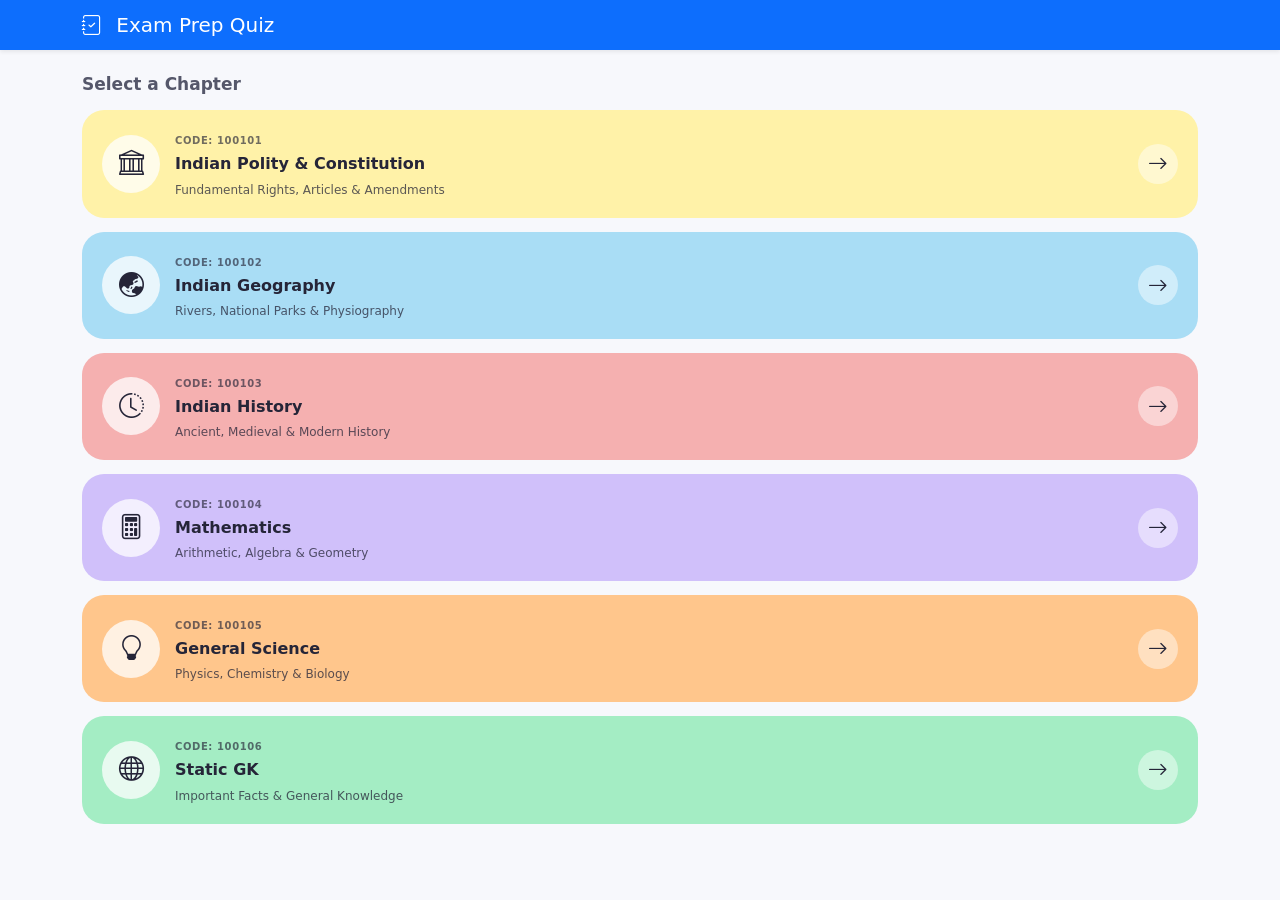
<file: index.html>
<!DOCTYPE html>
<html lang="en">
<head>
  <meta charset="UTF-8">
  <meta name="viewport" content="width=device-width, initial-scale=1.0">

  <title>Exam Prep Quiz</title>

  <link href="https://cdn.jsdelivr.net/npm/bootstrap@5.3.3/dist/css/bootstrap.min.css" rel="stylesheet">
  <link href="https://cdn.jsdelivr.net/npm/bootstrap-icons@1.11.3/font/bootstrap-icons.min.css" rel="stylesheet">

  <link rel="stylesheet" href="css/home.css">
  
</head>

<body>

  <nav class="navbar navbar-dark bg-primary shadow-sm mb-4">
    <div class="container">
      <span class="navbar-brand mb-0 h1">
        <i class="bi bi-journal-check me-2"></i>
        Exam Prep Quiz
      </span>
    </div>
  </nav>

  <main class="container pb-5">

    <h5 class="section-title mb-3">Select a Chapter</h5>

    <!-- Dynamic Quiz Cards -->
    <div class="chapter-list" id="chapterList"></div>

  </main>

  <script>

    // =================================
    // QUIZ CHAPTER DATA
    // =================================

    const quizChapters = [

      {
        id: 100101,
        title: "Indian Polity & Constitution",
        description: "Fundamental Rights, Articles & Amendments",
        icon: "bi-bank",
        color: "color-yellow"
      },

      {
        id: 100102,
        title: "Indian Geography",
        description: "Rivers, National Parks & Physiography",
        icon: "bi-globe-asia-australia",
        color: "color-blue"
      },

      {
        id: 100103,
        title: "Indian History",
        description: "Ancient, Medieval & Modern History",
        icon: "bi-clock-history",
        color: "color-pink"
      },

      {
        id: 100104,
        title: "Mathematics",
        description: "Arithmetic, Algebra & Geometry",
        icon: "bi-calculator",
        color: "color-purple"
      },

      {
        id: 100105,
        title: "General Science",
        description: "Physics, Chemistry & Biology",
        icon: "bi-lightbulb",
        color: "color-orange"
      },

      {
        id: 100106,
        title: "Static GK",
        description: "Important Facts & General Knowledge",
        icon: "bi-globe",
        color: "color-green"
      }

    ];


    // =================================
    // RENDER QUIZ CARDS
    // =================================

    const chapterList = document.getElementById("chapterList");

    function renderChapters() {

      chapterList.innerHTML = quizChapters.map(chapter => `

        <a href="quiz.html?id=${chapter.id}"
           class="chapter-card ${chapter.color}">

          <div class="chapter-left">

            <div class="chapter-icon">
              <i class="bi ${chapter.icon}"></i>
            </div>

            <div class="chapter-info">

              <span class="chapter-code">
                CODE: ${chapter.id}
              </span>

              <h6>${chapter.title}</h6>

              <small>${chapter.description}</small>

            </div>

          </div>

          <div class="chapter-arrow">
            <i class="bi bi-arrow-right"></i>
          </div>

        </a>

      `).join("");

    }

    // Initialize
    renderChapters();

  </script>

</body>
</html>
</file>
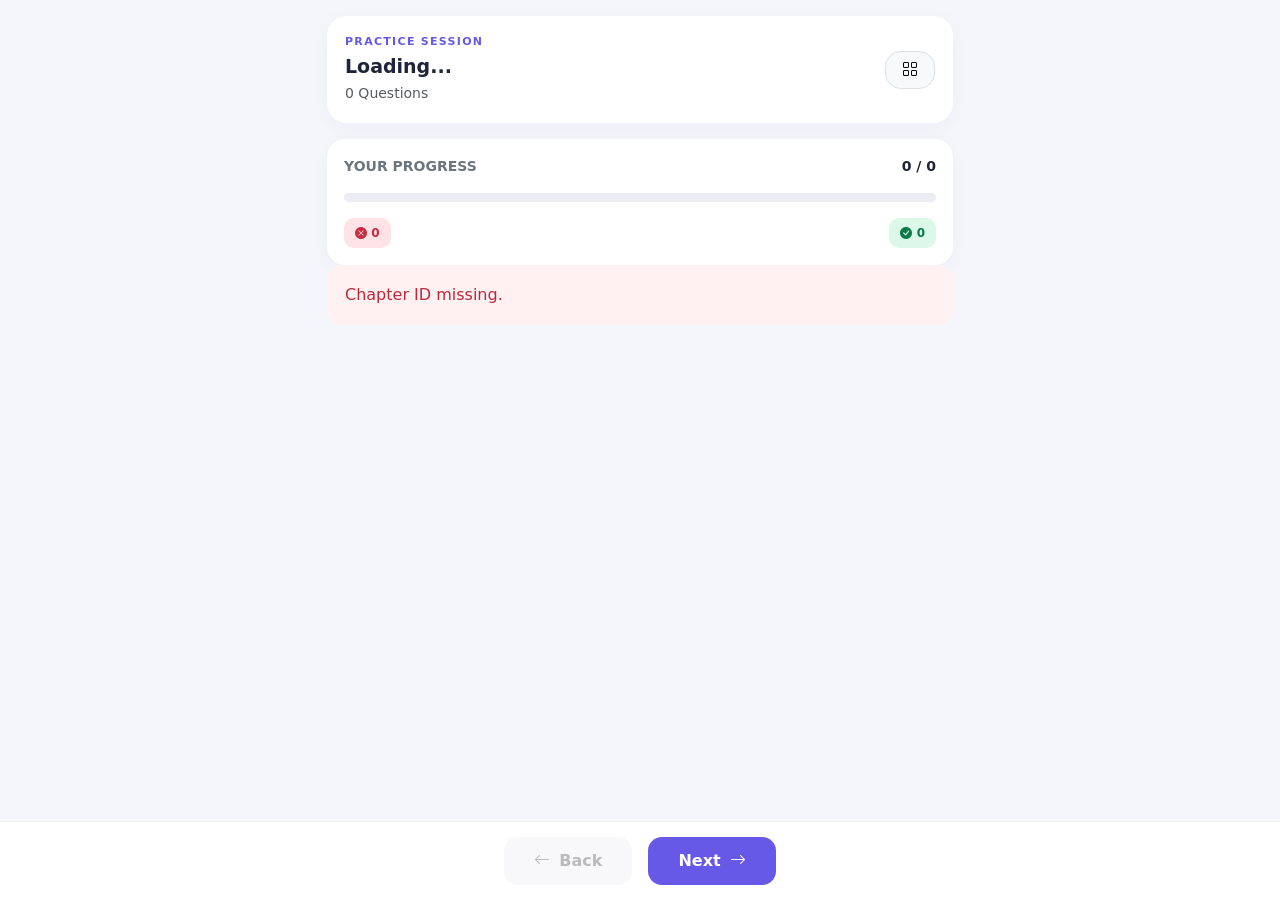
<file: quiz.html>
<!DOCTYPE html>
<html lang="en">
<head>
<meta charset="UTF-8">
<meta name="viewport" content="width=device-width, initial-scale=1.0">
<title>Modern Quiz</title>

<link href="https://cdn.jsdelivr.net/npm/bootstrap@5.3.3/dist/css/bootstrap.min.css" rel="stylesheet">
<link href="https://cdn.jsdelivr.net/npm/bootstrap-icons@1.11.3/font/bootstrap-icons.min.css" rel="stylesheet">

<style>
:root {
  --primary: #6759e8;
  --green: #16a36a;
  --red: #e74757;
  --bg: #f5f6fc;
}

* { box-sizing: border-box; }

body {
  background: var(--bg);
  font-family: system-ui, sans-serif;
  color: #20243a;
  padding-bottom: 110px;
}

.container { max-width: 650px !important; }

/* Header */
.header {
  background: white;
  padding: 18px;
  border-radius: 20px;
  box-shadow: 0 4px 20px rgba(30,35,80,.04);
}

.chapter-label {
  color: var(--primary);
  font-size: 11px;
  font-weight: 800;
  letter-spacing: 1.3px;
  text-transform: uppercase;
}

#quiz-title { font-size: 19px; }

/* Progress */
.progress-card {
  background: white;
  border-radius: 18px;
  padding: 17px;
  box-shadow: 0 4px 20px rgba(30,35,80,.04);
}

.progress-track {
  height: 9px;
  background: #ececf5;
  border-radius: 20px;
  overflow: hidden;
}

.progress-fill {
  height: 100%;
  width: 0%;
  background: linear-gradient(90deg,#7465f4,#a18aff);
  border-radius: 20px;
  transition: width .35s ease;
}

.stat {
  font-size: 12px;
  font-weight: 800;
  padding: 6px 11px;
  border-radius: 10px;
}

.stat-right { background:#dcf8e9; color:#087a49; }
.stat-wrong { background:#ffe2e5; color:#c52d40; }

/* Question */
.question-card {
  background: white;
  padding: 22px;
  border-radius: 22px;
  box-shadow: 0 5px 25px rgba(30,35,80,.05);
  margin-top: 18px;
}

.question-number {
  background: #eeebff;
  color: var(--primary);
  font-size: 12px;
  font-weight: 800;
  padding: 7px 12px;
  border-radius: 9px;
}

.question-text {
  font-size: 18px;
  line-height: 1.65;
  font-weight: 750;
  margin: 20px 0;
}

/* Options */
.opt-card {
  border: 1.5px solid #e9eaf2;
  border-radius: 15px;
  padding: 15px;
  margin-bottom: 12px;
  cursor: pointer;
  background: white;
  transition: all .2s ease;
}

.opt-card:not(.answered):hover {
  border-color: #968af5;
  background: #faf9ff;
  transform: translateY(-2px);
}

.opt-content {
  display: flex;
  align-items: center;
  gap: 12px;
}

.opt-letter {
  min-width: 33px;
  height: 33px;
  border-radius: 10px;
  background: #f0f0f7;
  display: grid;
  place-items: center;
  font-size: 13px;
  font-weight: 800;
  color: #65677b;
}

.opt-text {
  font-size: 14px;
  font-weight: 600;
  flex: 1;
}

.opt-icon {
  font-size: 18px;
  display: none;
}

/* Correct */
.opt-card.correct {
  border: 2px solid var(--green);
  background: #e9f9f0;
  color: #087a49;
}

.opt-card.correct .opt-letter {
  background: var(--green);
  color: white;
}

.opt-card.correct .opt-icon {
  display: block;
  color: var(--green);
}

/* Wrong */
.opt-card.wrong {
  border: 2px solid var(--red);
  background: #fff0f1;
  color: #bd293b;
}

.opt-card.wrong .opt-letter {
  background: var(--red);
  color: white;
}

.opt-card.wrong .opt-icon {
  display: block;
  color: var(--red);
}

/* Explanation */
.exp-btn {
  border: none;
  background: #f1f0ff;
  color: var(--primary);
  width: 30px;
  height: 30px;
  border-radius: 9px;
  flex-shrink: 0;
}

.opt-exp {
  background: rgba(103,89,232,.06);
  border-radius: 11px;
  padding: 12px;
  margin-top: 13px;
  font-size: 13px;
  line-height: 1.7;
  color: #55566c;
}

.exam-badge {
  font-size: 10px;
  padding: 5px 9px;
  border-radius: 7px;
  background: #f0efff;
  color: #6759e8;
  font-weight: 700;
  margin: 2px;
}

/* Bottom navigation */
.bottom-nav {
  background: rgba(255,255,255,.94);
  backdrop-filter: blur(12px);
  border-top: 1px solid #eeeef5;
  padding: 15px 0;
}

.nav-pill {
  border: none;
  border-radius: 14px;
  padding: 12px 30px;
  font-weight: 750;
  min-width: 125px;
  transition: .2s;
}

#btn-prev { background:#eeeef6; color:#555; }
#btn-next { background:var(--primary); color:white; }

.nav-pill:disabled {
  opacity: .4;
  cursor: not-allowed;
}

.nav-pill:not(:disabled):active {
  transform: scale(.96);
}

.error-box {
  background: #fff0f1;
  color: #bd293b;
  border-radius: 15px;
  padding: 18px;
}
</style>
</head>

<body>

<div class="container py-3">

  <!-- Header -->
  <div class="header mb-3 d-flex justify-content-between align-items-center">
    <div>
      <div class="chapter-label mb-1">Practice Session</div>
      <h5 id="quiz-title" class="fw-bold mb-1">Loading...</h5>
      <small id="quiz-subtitle" class="text-muted">0 Questions</small>
    </div>

    <a href="index.html"
       class="btn btn-light border rounded-4 px-3">
      <i class="bi bi-grid"></i>
    </a>
  </div>

  <!-- Progress -->
  <div class="progress-card">
    <div class="d-flex justify-content-between mb-3">
      <span class="small fw-bold text-secondary">YOUR PROGRESS</span>
      <span id="q-counter" class="small fw-bold">0 / 0</span>
    </div>

    <div class="progress-track mb-3">
      <div id="prog-fill" class="progress-fill"></div>
    </div>

    <div class="d-flex justify-content-between align-items-center">
      <span class="stat stat-wrong">
        <i class="bi bi-x-circle-fill"></i>
        <span id="wrong-count">0</span>
      </span>

      <span class="stat stat-right">
        <i class="bi bi-check-circle-fill"></i>
        <span id="right-count">0</span>
      </span>
    </div>
  </div>

  <!-- Question Area -->
  <div id="quiz-area"></div>

</div>

<!-- Bottom Navigation -->
<div class="fixed-bottom bottom-nav">
  <div class="d-flex justify-content-center gap-3">
    <button id="btn-prev" class="nav-pill" disabled>
      <i class="bi bi-arrow-left me-1"></i> Back
    </button>

    <button id="btn-next" class="nav-pill">
      Next <i class="bi bi-arrow-right ms-1"></i>
    </button>
  </div>
</div>

<script>
const id = new URLSearchParams(location.search).get("id");

let questions = [];
let idx = 0;
let userAnswers = {};

async function init() {
  if (!id) return showErr("Chapter ID missing.");

  try {
    const res = await fetch(`data/${id}.json`);
    if (!res.ok) throw new Error();

    const data = await res.json();

    questions = data.questions || [];

    document.getElementById("quiz-title").textContent =
      data.chapterTitle || "Practice Quiz";

    document.getElementById("quiz-subtitle").textContent =
      `${questions.length} Questions`;

    render();

  } catch {
    showErr(`File data/${id}.json not found.`);
  }
}

function render() {
  if (!questions.length) {
    showErr("No questions available.");
    return;
  }

  const q = questions[idx];
  const chosen = userAnswers[idx];
  const answered = chosen !== undefined;

  // Progress
  const pct = ((idx + 1) / questions.length) * 100;

  document.getElementById("prog-fill").style.width = pct + "%";
  document.getElementById("q-counter").textContent =
    `${idx + 1} / ${questions.length}`;

  // Score
  let right = 0, wrong = 0;

  Object.entries(userAnswers).forEach(([key, ans]) => {
    if (ans === questions[Number(key)].correctIndex) right++;
    else wrong++;
  });

  document.getElementById("right-count").textContent = right;
  document.getElementById("wrong-count").textContent = wrong;

  // Exam badges
  const exams = (q.exams || []).map(e =>
    `<span class="exam-badge">${e}</span>`
  ).join("");

  // Options
  const optsHtml = q.options.map((opt, i) => {

    const letter = String.fromCharCode(65 + i);
    const correct = i === q.correctIndex;
    const selected = i === chosen;

    let cls = "";

    if (answered && correct) cls = "correct";
    else if (answered && selected) cls = "wrong";

    const icon = correct
      ? '<i class="bi bi-check-circle-fill opt-icon"></i>'
      : '<i class="bi bi-x-circle-fill opt-icon"></i>';

    return `
      <div class="opt-card ${cls}"
           onclick="selectOpt(${i})">

        <div class="opt-content">

          <span class="opt-letter">${letter}</span>

          <span class="opt-text">${opt.text}</span>

          ${answered && (correct || selected) ? icon : ""}

          <button type="button"
                  class="exp-btn"
                  onclick="toggleExp(event,${i})">
            <i id="ico-${i}"
               class="bi bi-chevron-down"></i>
          </button>

        </div>

        <div id="exp-${i}" class="opt-exp d-none">
          ${opt.explanation || "No explanation available."}
        </div>

      </div>
    `;
  }).join("");

  document.getElementById("quiz-area").innerHTML = `

    <div class="question-card">

      <div class="d-flex justify-content-between align-items-center flex-wrap gap-2">

        <span class="question-number">
          QUESTION ${idx + 1}
        </span>

        <div>${exams}</div>

      </div>

      <h5 class="question-text">${q.question}</h5>

      <div>${optsHtml}</div>

    </div>
  `;

  // Navigation
  document.getElementById("btn-prev").disabled = idx === 0;

  document.getElementById("btn-next").innerHTML =
    idx === questions.length - 1
    ? 'Finish <i class="bi bi-check2 ms-1"></i>'
    : 'Next <i class="bi bi-arrow-right ms-1"></i>';
}

function selectOpt(optIdx) {
  if (userAnswers[idx] !== undefined) return;

  userAnswers[idx] = optIdx;
  render();
}

function toggleExp(e, optIdx) {
  e.stopPropagation();

  const box = document.getElementById(`exp-${optIdx}`);
  const ico = document.getElementById(`ico-${optIdx}`);

  box.classList.toggle("d-none");

  ico.className = box.classList.contains("d-none")
    ? "bi bi-chevron-down"
    : "bi bi-chevron-up";
}

function showErr(msg) {
  document.getElementById("quiz-area").innerHTML =
    `<div class="error-box">${msg}</div>`;
}

document.getElementById("btn-prev").onclick = () => {
  if (idx > 0) {
    idx--;
    render();
  }
};

document.getElementById("btn-next").onclick = () => {
  if (idx < questions.length - 1) {
    idx++;
    render();
  } else {
    showResult();
  }
};

function showResult() {
  let right = 0, wrong = 0;

  Object.entries(userAnswers).forEach(([key, ans]) => {
    if (ans === questions[Number(key)].correctIndex) right++;
    else wrong++;
  });

  const unanswered = questions.length - right - wrong;
  const percentage = Math.round(right / questions.length * 100);

  document.getElementById("quiz-area").innerHTML = `
    <div class="question-card text-center py-5">

      <div style="font-size:55px;color:#6759e8">
        <i class="bi bi-trophy-fill"></i>
      </div>

      <h3 class="fw-bold mt-3">Quiz Completed!</h3>

      <h1 class="fw-bold my-3" style="color:#6759e8">
        ${percentage}%
      </h1>

      <div class="d-flex justify-content-center gap-2 flex-wrap mt-4">

        <span class="stat stat-right">${right} Correct</span>
        <span class="stat stat-wrong">${wrong} Wrong</span>

      </div>

      <p class="text-muted small mt-3">
        ${unanswered} Unattempted
      </p>

      <button onclick="restartQuiz()"
              class="btn btn-lg text-white rounded-4 px-4 mt-3"
              style="background:#6759e8">
        <i class="bi bi-arrow-repeat me-2"></i>
        Try Again
      </button>

    </div>
  `;

  document.getElementById("btn-prev").disabled = true;
  document.getElementById("btn-next").disabled = true;
}

function restartQuiz() {
  idx = 0;
  userAnswers = {};

  document.getElementById("btn-next").disabled = false;

  render();
}

init();
</script>

</body>
</html>
</file>
<file: css/home.css>
* {
    margin: 0;
    padding: 0;
    box-sizing: border-box;
}

body {
    background: #f7f8fc;
    font-family: system-ui, -apple-system, sans-serif;
    color: #252538;
}

.section-title {
    font-weight: 750;
    color: #55576a;
    font-size: 17px;
}

.chapter-list {
    display: flex;
    flex-direction: column;
    gap: 14px;
}

/* Chapter Card */

.chapter-card {
    width: 100%;
    min-height: 105px;
    padding: 17px 20px;
    border-radius: 22px;

    display: flex;
    align-items: center;
    justify-content: space-between;

    text-decoration: none;
    color: #252538;

    transition: all 0.25s ease;
    overflow: hidden;
}

/* Left Side */

.chapter-left {
    display: flex;
    align-items: center;
    gap: 15px;
    min-width: 0;
}

.chapter-icon {
    width: 58px;
    height: 58px;
    min-width: 58px;

    display: flex;
    align-items: center;
    justify-content: center;

    background: rgba(255, 255, 255, 0.75);
    border-radius: 50%;

    font-size: 25px;
}

.chapter-info {
    min-width: 0;
}

.chapter-code {
    font-size: 10px;
    font-weight: 750;
    letter-spacing: 0.6px;
    opacity: 0.65;
}

.chapter-info h6 {
    font-size: 16px;
    font-weight: 750;
    margin: 3px 0;
}

.chapter-info small {
    font-size: 12px;
    opacity: 0.75;
}

/* Right Arrow */

.chapter-arrow {
    width: 40px;
    height: 40px;
    min-width: 40px;

    display: flex;
    align-items: center;
    justify-content: center;

    border-radius: 50%;
    background: rgba(255, 255, 255, 0.45);

    font-size: 20px;
    margin-left: 10px;
    transition: transform 0.25s ease;
}

.chapter-card:hover .chapter-arrow {
    transform: translateX(4px);
}

/* Colour Themes */

.color-yellow {
    background: #fff2a8;
}

.color-blue {
    background: #a9ddf5;
}

.color-pink {
    background: #f5b0b0;
}

.color-purple {
    background: #d0c0fa;
}

.color-orange {
    background: #ffc68c;
}

.color-green {
    background: #a4edc4;
}

/* Mobile Responsive */

@media (max-width: 576px) {

    .chapter-card {
        min-height: 100px;
        padding: 15px;
        border-radius: 20px;
    }

    .chapter-left {
        gap: 12px;
    }

    .chapter-icon {
        width: 52px;
        height: 52px;
        min-width: 52px;
        font-size: 22px;
    }

    .chapter-info h6 {
        font-size: 14px;
    }

    .chapter-info small {
        font-size: 11px;
    }

    .chapter-arrow {
        width: 35px;
        height: 35px;
        min-width: 35px;
        font-size: 18px;
    }
}
</file>
